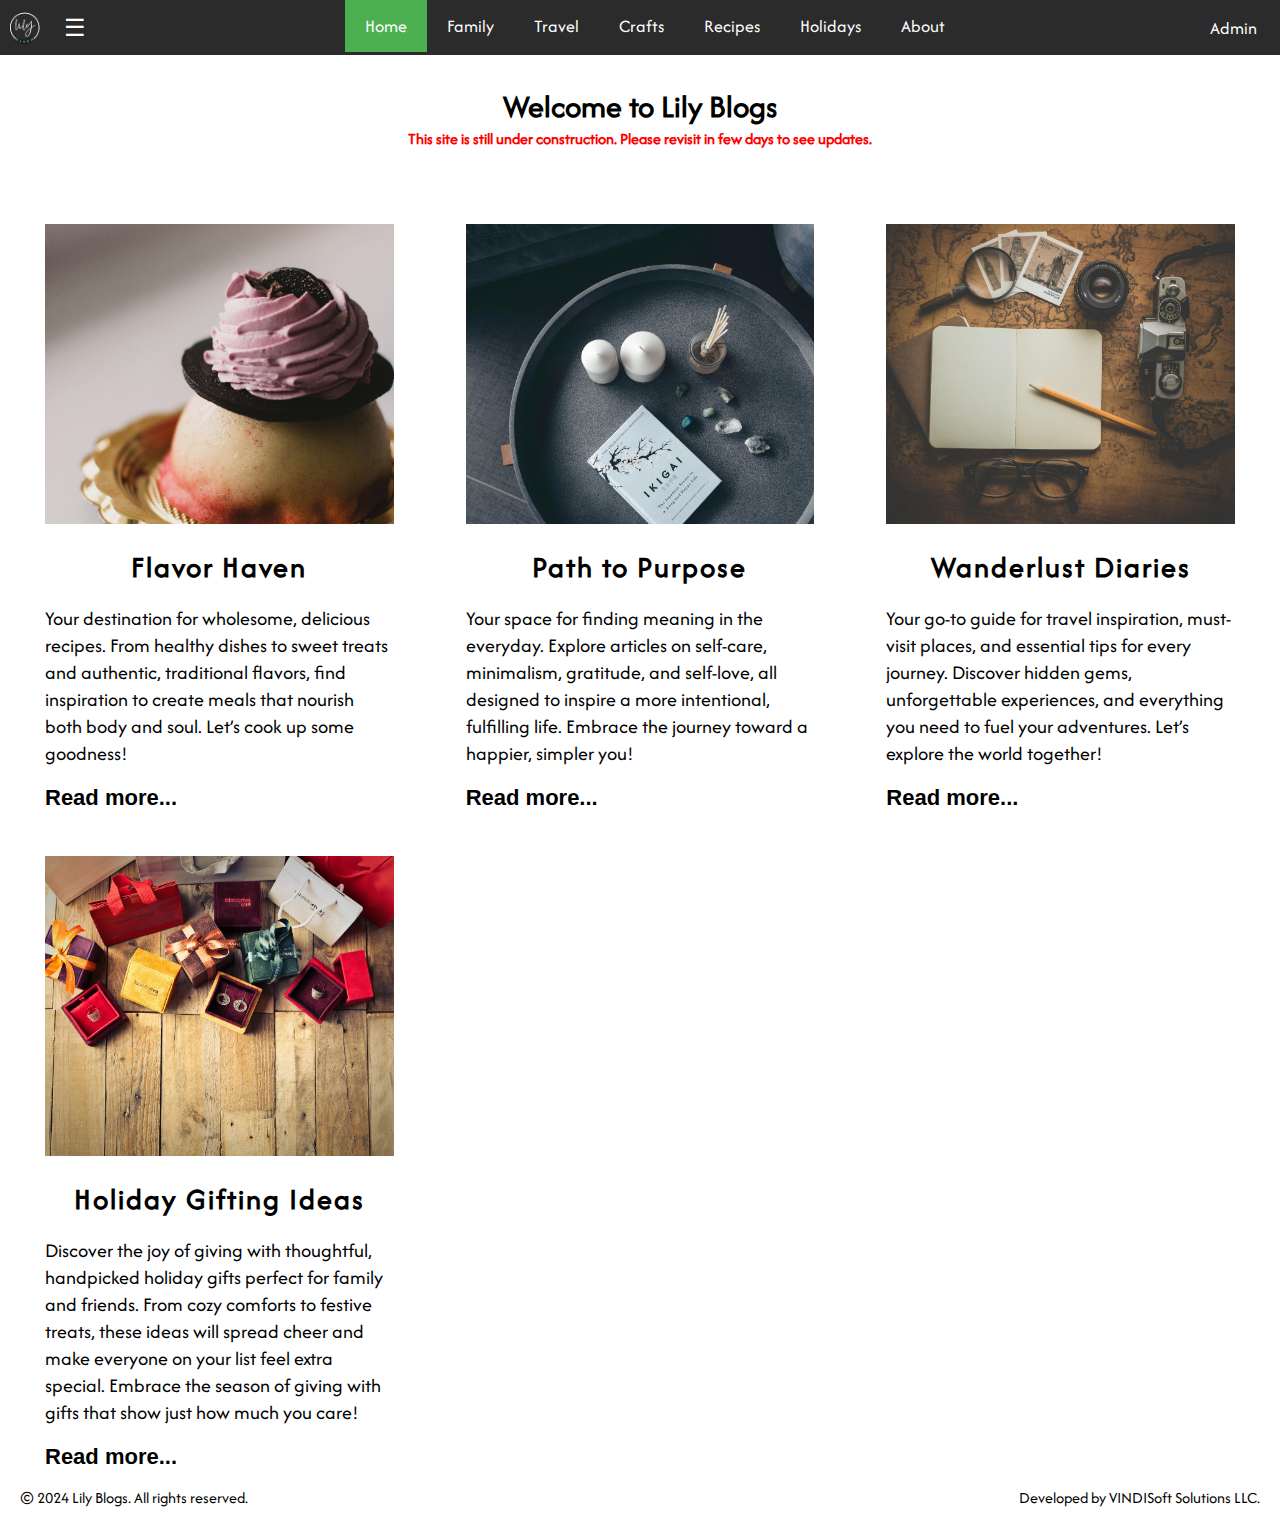
<file: index.html>
<!DOCTYPE html>
<html lang="en">

<head>
    <meta charset="UTF-8">
    <meta name="viewport" content="width=device-width, initial-scale=1.0">
    <title>Lily's </title>
    <link rel="icon" href="./assets/images/lilybloom.png" type="image/png">
    <link rel="stylesheet" href="./assets/styles/index.css">
</head>

<body>
    <header>
        <div class="header">
            <div class="left-section">
                <img height="50px" src="/assets/images/lilybloom_trans.png">
                <input type="button" class="hamburger-menu" value="&#9776;">
            </div>
            <div class="middle-section">
                <ul>
                    <li><a href="#home" class="active">Home</a></li>
                    <li><a href="#family">Family</a></li>
                    <li><a href="#travel">Travel</a></li>
                    <li><a href="#crafts">Crafts</a></li>
                    <li><a href="#recipes">Recipes</a></li>
                    <li><a href="#holidays">Holidays</a></li>
                    <li><a href="#about">About</a></li>
                </ul>
            </div>
            <div class="right-section">
                Admin
            </div>
        </div>
        <div style="text-align:center; margin:30px">
            <h1>Welcome to Lily Blogs</h1>

            <h4 style="color:red;">This site is still under construction. Please revisit in few days to see updates.
            </h4>

        </div>
    </header>
    <main class="main">
        <div class="articles-grid">
            <div class="container-grid">
                <div class="article-container">
                    <img class="article-thumbnail" src="./assets/images/recipes.jpg" alt="">
                </div>
                <div>
                    <p class="article-title">
                        Flavor Haven
                    </p>
                </div>
                <div>
                    <p class="article-desc">
                        Your destination for wholesome, delicious recipes. From healthy dishes to sweet treats and
                        authentic, traditional flavors, find inspiration to create meals that nourish both body and
                        soul. Let’s cook up some goodness!
                    </p>
                </div>
                <div class="article-link">
                    <input type="button" class="read-more" value="Read more..." </div>
                </div>
            </div>
            <div class="container-grid">
                <div class="article-container">
                    <img class="article-thumbnail" src="./assets/images/purpose.jpg" alt="">
                </div>
                <div>
                    <p class="article-title">
                        Path to Purpose
                    </p>
                </div>
                <div>
                    <p class="article-desc">
                        Your space for finding meaning in the everyday. Explore articles on self-care, minimalism,
                        gratitude, and self-love, all designed to inspire a more intentional, fulfilling life. Embrace
                        the journey
                        toward a happier, simpler you!
                    </p>
                </div>
                <div class="article-link">
                    <input type="button" class="read-more" value="Read more..." </div>
                </div>
            </div>
            <div class="container-grid">
                <div class="article-container">
                    <img class="article-thumbnail" src="./assets/images/wanderlust.jpg" alt="">
                </div>
                <div>
                    <p class="article-title">
                        Wanderlust Diaries
                    </p>
                </div>
                <div>
                    <p class="article-desc">
                        Your go-to guide for travel inspiration, must-visit places, and essential tips for every
                        journey. Discover hidden gems, unforgettable experiences, and everything you need to fuel your
                        adventures. Let’s explore the world together!
                    </p>
                </div>
                <div class="article-link">
                    <input type="button" class="read-more" value="Read more..." </div>
                </div>
            </div>
            <div class="container-grid">
                <div class="article-container">
                    <img class="article-thumbnail" src="./assets/images/holidaygift.jpg" alt="">
                </div>
                <div>
                    <p class="article-title">
                        Holiday Gifting Ideas
                    </p>
                </div>
                <div>
                    <p class="article-desc">
                        Discover the joy of giving with thoughtful, handpicked holiday gifts perfect for family and
                        friends. From cozy comforts to festive treats, these ideas will spread cheer and make everyone
                        on
                        your
                        list feel extra special. Embrace the season of giving with gifts that show just how much you
                        care!
                    </p>
                </div>
                <div class="article-link">
                    <input type="button" class="read-more" value="Read more..." </div>
                </div>
            </div>

        </div>
    </main>
    <footer class="footer">
        <div style="text-align:center">
            &#169 2024 Lily Blogs. All rights reserved.
        </div>
        <div>Developed by VINDISoft Solutions LLC.</div>
    </footer>
    <script src="./assets/scripts/index.js"></script>
</body>

</html>
</file>
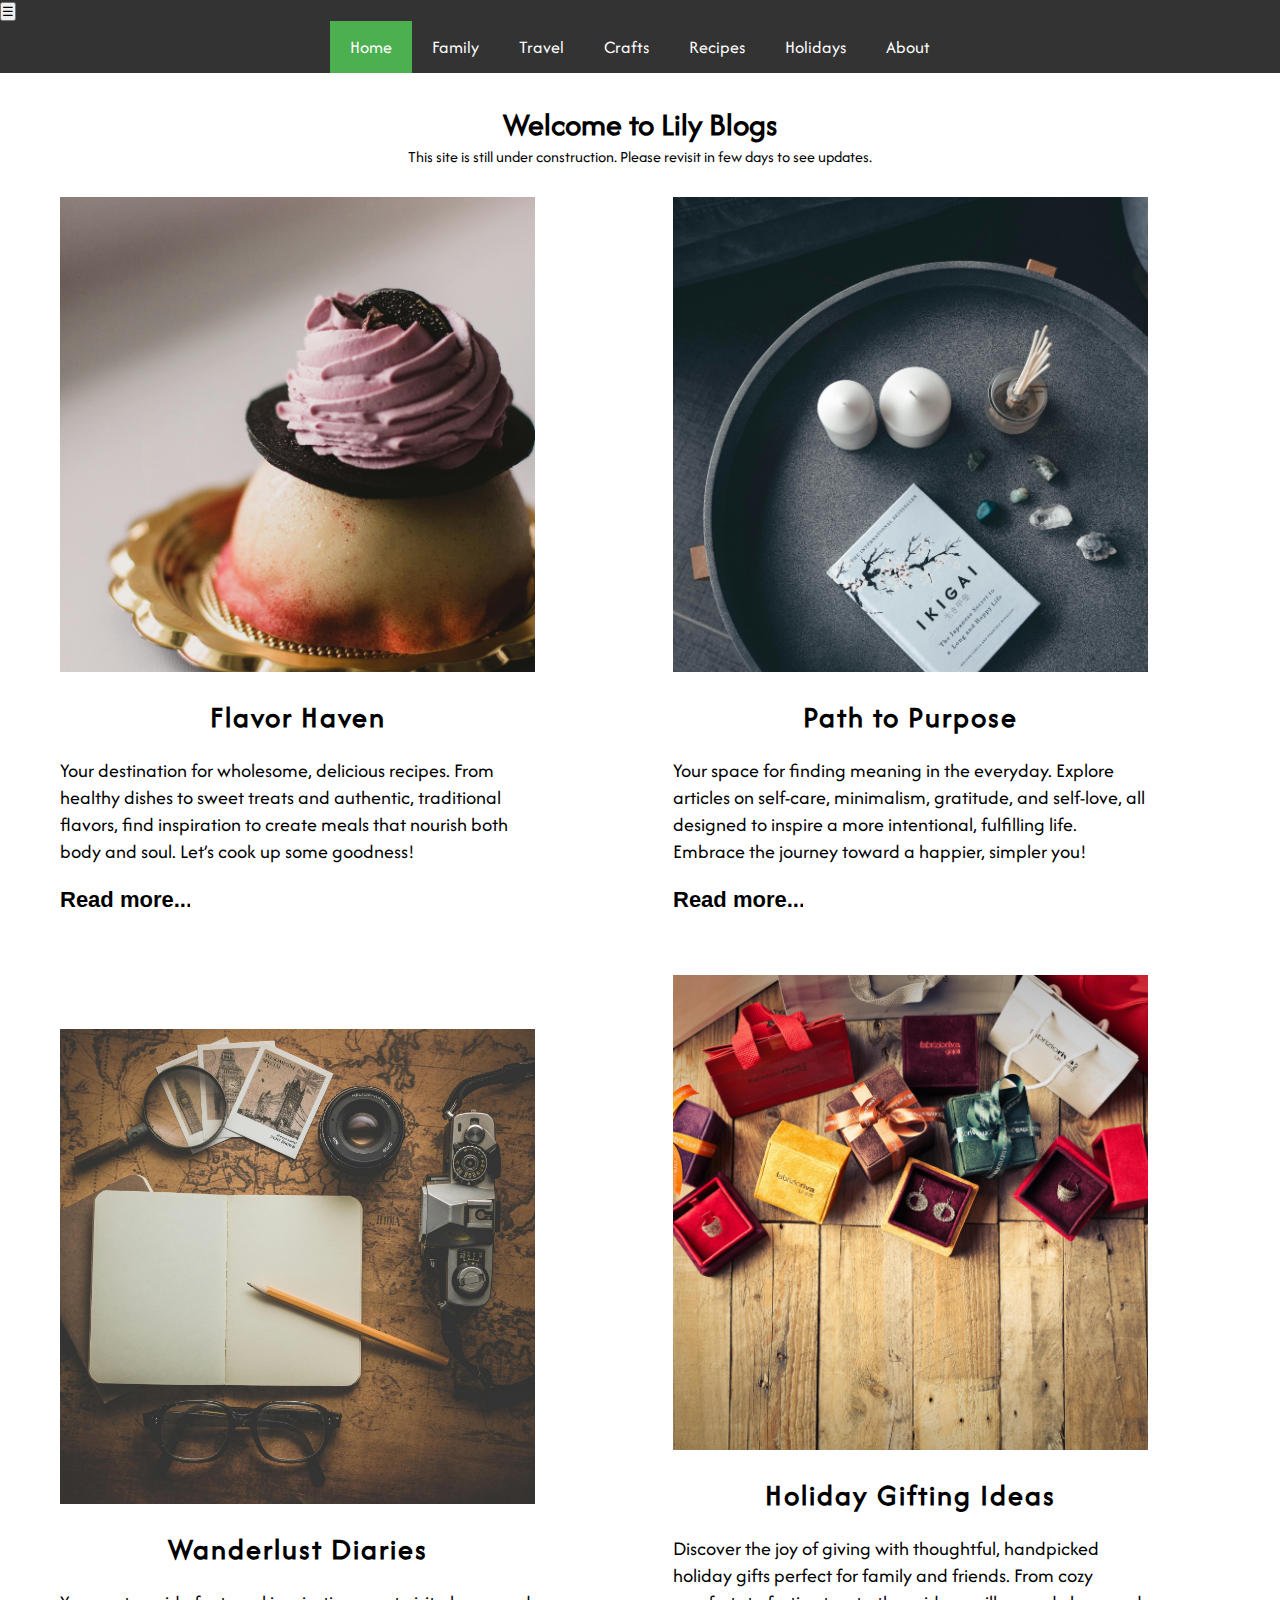
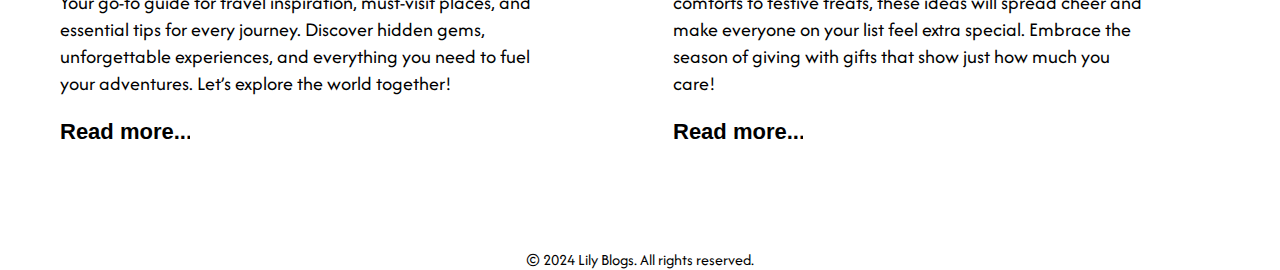
<file: index_div.html>
<!DOCTYPE html>
<html lang="en">

<head>
    <meta charset="UTF-8">
    <meta name="viewport" content="width=device-width, initial-scale=1.0">
    <title>Lily's </title>
    <link rel="icon" href="./assets/images/lilybloom.png" type="image/png">
    <link rel="stylesheet" href="./assets/styles/index_div.css">
</head>

<body>
    <header>
        <nav>
            <!-- Mobile Menu Toggle -->
            <button class="menu-toggle" onclick="toggleMenu()">&#9776;</button>

            <!-- Navbar Links -->
            <ul>
                <li><a href="#home" class="active">Home</a></li>
                <li><a href="#family">Family</a></li>
                <li><a href="#travel">Travel</a></li>
                <li><a href="#crafts">Crafts</a></li>
                <li><a href="#recipes">Recipes</a></li>
                <li><a href="#holidays">Holidays</a></li>
                <li><a href="#about">About</a></li>
            </ul>
        </nav>
        <div style="text-align:center; margin:30px">
            <h1>Welcome to Lily Blogs</h1>
            <p>This site is still under construction. Please revisit in few days to see updates.</h1>

        </div>
    </header>
    <main>
        <div class="article-container">
            <img class="article-thumbnail" src="./assets/images/recipes.jpg" alt="">
            <p class="article-title">
                Flavor Haven
            </p>
            <p class="article-desc">
                Your destination for wholesome, delicious recipes. From healthy dishes to sweet treats and authentic,
                traditional flavors, find inspiration to create meals that nourish both body and soul. Let’s cook up
                some goodness!
            </p>
            <div>
                <input type="button" class="article-link" value="Read more..." </div>
            </div>
        </div>
        <div class="article-container">
            <img class="article-thumbnail" src="./assets/images/purpose.jpg" alt="">
            <p class="article-title">
                Path to Purpose
            </p>
            <p class="article-desc">
                Your space for finding meaning in the everyday. Explore articles on self-care, minimalism, gratitude,
                and self-love, all designed to inspire a more intentional, fulfilling life. Embrace the journey toward a
                happier, simpler you!
            </p>
            <div>
                <input type="button" class="article-link" value="Read more..." </div>
            </div>
        </div>
        <div class="article-container">
            <img class="article-thumbnail" src="./assets/images/wanderlust.jpg" alt="">
            <p class="article-title">
                Wanderlust Diaries
            </p>
            <p class="article-desc">
                Your go-to guide for travel inspiration, must-visit places, and essential tips for every journey.
                Discover hidden gems, unforgettable experiences, and everything you need to fuel your adventures. Let’s
                explore the world together!
            </p>
            <div>
                <input type="button" class="article-link" value="Read more..." </div>
            </div>
        </div>
        <div class="article-container">
            <img class="article-thumbnail" src="./assets/images/holidaygift.jpg" alt="">
            <p class="article-title">
                Holiday Gifting Ideas
            </p>
            <p class="article-desc">
                Discover the joy of giving with thoughtful, handpicked holiday gifts perfect for family and friends.
                From cozy comforts to festive treats, these ideas will spread cheer and make everyone on your list feel
                extra special. Embrace the season of giving with gifts that show just how much you care!
            </p>
            <div>
                <input type="button" class="article-link" value="Read more..." </div>
            </div>
        </div>
    </main>
    <footer>
        <br>
        <br>
        <div style="text-align:center">
            &#169 2024 Lily Blogs. All rights reserved.
        </div>
        <script src="./assets/scripts/index.js"></script>
    </footer>
</body>

</html>
</file>
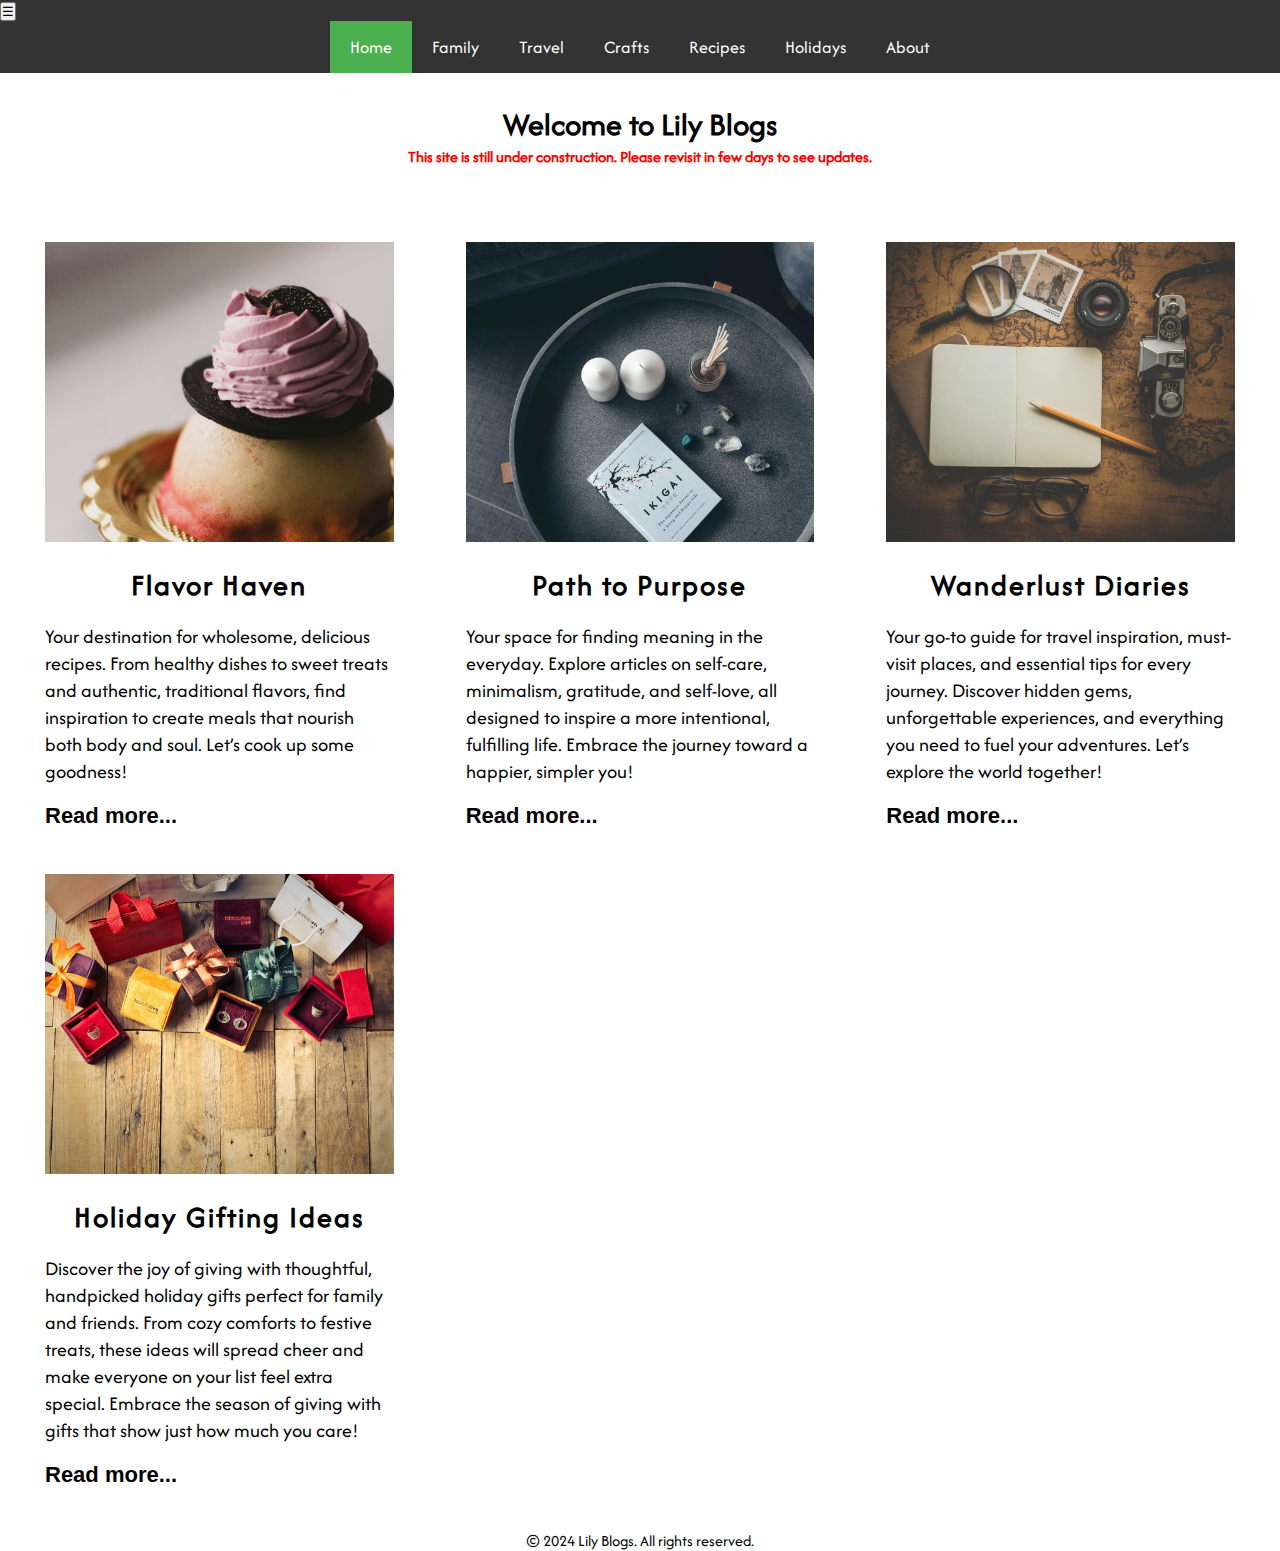
<file: index_grid.html>
<!DOCTYPE html>
<html lang="en">

<head>
    <meta charset="UTF-8">
    <meta name="viewport" content="width=device-width, initial-scale=1.0">
    <title>Lily's </title>
    <link rel="icon" href="./assets/images/lilybloom.png" type="image/png">
    <link rel="stylesheet" href="./assets/styles/index_grid.css">
</head>

<body>
    <header>
        <nav>
            <!-- Mobile Menu Toggle -->
            <button class="menu-toggle" onclick="toggleMenu()">&#9776;</button>

            <!-- Navbar Links -->
            <ul>
                <li><a href="#home" class="active">Home</a></li>
                <li><a href="#family">Family</a></li>
                <li><a href="#travel">Travel</a></li>
                <li><a href="#crafts">Crafts</a></li>
                <li><a href="#recipes">Recipes</a></li>
                <li><a href="#holidays">Holidays</a></li>
                <li><a href="#about">About</a></li>
            </ul>
        </nav>
        <div style="text-align:center; margin:30px">
            <h1>Welcome to Lily Blogs</h1>
            
            <h4 style="color:red;">This site is still under construction. Please revisit in few days to see updates.</h4>

        </div>
    </header>
    <main>
        <div class="articles-grid">
            <div class="container-grid">
                <div class="article-container">
                    <img class="article-thumbnail" src="./assets/images/recipes.jpg" alt="">
                </div>
                <div>
                    <p class="article-title">
                        Flavor Haven
                    </p>
                </div>
                <div>
                    <p class="article-desc">
                        Your destination for wholesome, delicious recipes. From healthy dishes to sweet treats and
                        authentic, traditional flavors, find inspiration to create meals that nourish both body and
                        soul. Let’s cook up some goodness!
                    </p>
                </div>
                <div class="article-link">
                    <input type="button" class="read-more" value="Read more..." </div>
                </div>
            </div>
            <div class="container-grid">
                <div class="article-container">
                    <img class="article-thumbnail" src="./assets/images/purpose.jpg" alt="">
                </div>
                <div>
                    <p class="article-title">
                        Path to Purpose
                    </p>
                </div>
                <div>
                    <p class="article-desc">
                        Your space for finding meaning in the everyday. Explore articles on self-care, minimalism,
                        gratitude, and self-love, all designed to inspire a more intentional, fulfilling life. Embrace
                        the journey
                        toward a happier, simpler you!
                    </p>
                </div>
                <div class="article-link">
                    <input type="button" class="read-more" value="Read more..." </div>
                </div>
            </div>
            <div class="container-grid">
                <div class="article-container">
                    <img class="article-thumbnail" src="./assets/images/wanderlust.jpg" alt="">
                </div>
                <div>
                    <p class="article-title">
                        Wanderlust Diaries
                    </p>
                </div>
                <div>
                    <p class="article-desc">
                        Your go-to guide for travel inspiration, must-visit places, and essential tips for every
                        journey. Discover hidden gems, unforgettable experiences, and everything you need to fuel your
                        adventures. Let’s explore the world together!
                    </p>
                </div>
                <div class="article-link">
                    <input type="button" class="read-more" value="Read more..." </div>
                </div>
            </div>
            <div class="container-grid">
                <div class="article-container">
                    <img class="article-thumbnail" src="./assets/images/holidaygift.jpg" alt="">
                </div>
                <div>
                    <p class="article-title">
                        Holiday Gifting Ideas
                    </p>
                </div>
                <div>
                    <p class="article-desc">
                        Discover the joy of giving with thoughtful, handpicked holiday gifts perfect for family and
                        friends. From cozy comforts to festive treats, these ideas will spread cheer and make everyone
                        on
                        your
                        list feel extra special. Embrace the season of giving with gifts that show just how much you
                        care!
                    </p>
                </div>
                <div class="article-link">
                    <input type="button" class="read-more" value="Read more..." </div>
                </div>
            </div>

        </div>
    </main>
    <footer>
        <br>
        <br>
        <div style="text-align:center">
            &#169 2024 Lily Blogs. All rights reserved.
        </div>
        <script src="./assets/scripts/index.js"></script>
    </footer>
</body>

</html>
</file>
<file: assets/styles/index.css>
/* Reset default styles */
 * {
     margin: 0;
     padding: 0;
     box-sizing: border-box;
 }

 /* Include the TTF font using @font-face */
 @font-face {
     font-family: 'AfacadFlux';
     src: url("../fonts/AfacadFlux.ttf");
     font-weight: normal;
     font-style: normal;
 }

 body {
     font-family: 'AfacadFlux', sans-serif;
     display: flex;
     flex-direction: column;
     min-height: 100vh;
 }

 .header {
    position:sticky;
    top: 0px;
    left: 0px;
    right: 0px;
    height: 55px;
    display: flex;
    flex-direction: row;
    justify-content: space-between;
    background-color: rgb(43, 43, 43);
 }

 .main {
    flex: 1;
 }

 .footer {
    height: 55px;
    display: flex;
    justify-content: space-between;
    align-items: center;
    margin-left: 20px;
    margin-right: 20px;
 }

 .left-section {
    width:100px;
    display: flex;
    align-items: center;
    align-items: left;
 }

 .middle-section {
    flex: 1;
    margin-left: 50px;
    margin-right: 50px;
    max-width: 300px;

 }

 .right-section {
    width: 70px;
    display: flex;
    align-items: center;
    font-size: 18px;
    height: 100%;
    color: white;
    background-color:rgb(43, 43, 43);
    border: none;
 }

 .hamburger-menu {
    font-size: 24px;
    justify-content: center;
    height: 50px;
    width: 50px;
    color: white;
    background-color:rgb(43, 43, 43);
    border: none;

 }

 .articles-grid {
    display: grid;
    grid-template-columns: repeat(3, 1fr);
    column-gap: 8vh;
    margin-left:5vh;
    margin-right:5vh
 }

 @media (min-width: 1600px) {
    .articles-grid {
        grid-template-columns: repeat(4, 1fr);
    }
 }

 @media (max-width: 1200px) {
    .articles-grid {
        grid-template-columns: repeat(2, 1fr);
    }
 }

 @media (max-width: 600px) {
    .articles-grid {
        grid-template-columns: 1fr;
    }
 }

 .container-grid {
    display: grid;
    grid-template-columns: 1fr;
    row-gap: 2vh;
    margin-top: 5vh;
 }
 .article-container {
     vertical-align: top;
 }

 .article-thumbnail {
     object-fit: cover;
     align-content: center;
     width:100%;
     height:300px;
     transition: opacity .15s;
 }

 .article-thumbnail:hover {
     opacity: .7;
     cursor: pointer;
 }

 .article-title {
     font-weight: bold;
     font-size: 30px;
     overflow: hidden;
     letter-spacing: 2px;
     text-align: center;
 }

 .article-desc {
     font-size: 20px;
     overflow: hidden;
     text-overflow: ellipsis;
 }

 .article-link {
     border: none;
     transition: box-shadow .15s;
     height: 100%;
     
 }

 .read-more {
    font-size: 22px;
    font-weight: bold;
    background-color: white;
    border: none;
 }

 .read-more:hover {
     box-shadow: 5px 5px 2px rgba(0, 0, 0, 0.15);
     cursor: pointer
 }


 /**********




 ***********/

 /* Navbar container */
 nav {
     background-color: #333;
     width: 100%;
     overflow: hidden;
 }

 /* Navbar list style */
 ul {
     list-style: none;
     padding: 0;
     margin: 0;
     display: flex;
     justify-content: center;
 }

 /* Navbar links */
 ul li {
     display: inline;
 }

 ul li a {
     display: block;
     padding: 14px 20px;
     text-decoration: none;
     color: white;
     text-align: center;
     font-size: 18px;
 }

 ul li a:hover {
     background-color: #575757;
 }

 /* Active state for the link */
 ul li a.active {
     background-color: #4CAF50;
 }

 /* Responsive: Mobile first */
 @media screen and (max-width: 768px) {
     nav {
         background-color: #333;
     }

     ul {
         flex-direction: column;
         align-items: center;
         width: 100%;
     }

     ul li a {
         padding: 12px 20px;
         width: 100%;
         text-align: left;
     }

     /* Burger icon for mobile */
     .menu-toggle {
         display: block;
         background-color: #333;
         color: white;
         padding: 10px 15px;
         border: none;
         font-size: 24px;
         cursor: pointer;
     }

     ul {
         display: none;
         /* Hide menu items by default */
         width: 100%;
     }

     ul.active {
         display: flex;
     }
 }

 /* Show menu when burger icon is clicked */
 .menu-toggle.open+ul {
     display: flex !important;
 }
</file>
<file: assets/styles/index_div.css>
/* Reset default styles */
 * {
     margin: 0;
     padding: 0;
     box-sizing: border-box;
 }

 /* Include the TTF font using @font-face */
 @font-face {
     font-family: 'AfacadFlux';
     src: url("../fonts/AfacadFlux.ttf");
     font-weight: normal;
     font-style: normal;
 }

 body {
     font-family: 'AfacadFlux', sans-serif;
 }

 .article-container {
     width: 550px;
     display: inline-block;
     margin-left: 60px;
     margin-bottom: 60px;
 }

 .article-thumbnail {
     width: 475px;
     height: 475px;
     object-fit: cover;
     align-content: center;
     transition: opacity .15s;
 }

 .article-thumbnail:hover {
     opacity: .7;
     cursor: pointer;
 }

 .article-title {
     font-weight: bold;
     font-size: 30px;
     width: 475px;
     margin-top: 20px;
     letter-spacing: 2px;
     text-align: center;
 }

 .article-desc {
     font-size: 20px;
     margin-top: 20px;
     width: 475px;
 }

 .article-link {
     font-size: 22px;
     font-weight: bold;
     margin-top: 20px;
     width: 130px;
     height: 30px;
     border: none;
     background-color: white;
     transition: box-shadow .15s;
 }

 .article-link:hover {
     box-shadow: 5px 5px 2px rgba(0, 0, 0, 0.15);
     cursor: pointer
 }

 /* Navbar container */
 nav {
     background-color: #333;
     width: 100%;
     overflow: hidden;
 }

 /* Navbar list style */
 ul {
     list-style: none;
     padding: 0;
     margin: 0;
     display: flex;
     justify-content: center;
 }

 /* Navbar links */
 ul li {
     display: inline;
 }

 ul li a {
     display: block;
     padding: 14px 20px;
     text-decoration: none;
     color: white;
     text-align: center;
     font-size: 18px;
 }

 ul li a:hover {
     background-color: #575757;
 }

 /* Active state for the link */
 ul li a.active {
     background-color: #4CAF50;
 }

 /* Responsive: Mobile first */
 @media screen and (max-width: 768px) {
     nav {
         background-color: #333;
     }

     ul {
         flex-direction: column;
         align-items: center;
         width: 100%;
     }

     ul li a {
         padding: 12px 20px;
         width: 100%;
         text-align: left;
     }

     /* Burger icon for mobile */
     .menu-toggle {
         display: block;
         background-color: #333;
         color: white;
         padding: 10px 15px;
         border: none;
         font-size: 24px;
         cursor: pointer;
     }

     ul {
         display: none;
         /* Hide menu items by default */
         width: 100%;
     }

     ul.active {
         display: flex;
     }
 }

 /* Show menu when burger icon is clicked */
 .menu-toggle.open+ul {
     display: flex !important;
 }
</file>
<file: assets/styles/index_grid.css>
/* Reset default styles */
 * {
     margin: 0;
     padding: 0;
     box-sizing: border-box;
 }

 /* Include the TTF font using @font-face */
 @font-face {
     font-family: 'AfacadFlux';
     src: url("../fonts/AfacadFlux.ttf");
     font-weight: normal;
     font-style: normal;
 }

 body {
     font-family: 'AfacadFlux', sans-serif;
 }

 .articles-grid {
    display: grid;
    grid-template-columns: repeat(3, 1fr);
    column-gap: 8vh;
    margin-left:5vh;
    margin-right:5vh
 }

 .container-grid {
    display: grid;
    grid-template-columns: 1fr;
    row-gap: 2vh;
    margin-top: 5vh;
 }
 .article-container {
     vertical-align: top;
 }

 .article-thumbnail {
     object-fit: cover;
     align-content: center;
     width:100%;
     height:300px;
     transition: opacity .15s;
 }

 .article-thumbnail:hover {
     opacity: .7;
     cursor: pointer;
 }

 .article-title {
     font-weight: bold;
     font-size: 30px;
     height:100%;
     overflow: hidden;
     letter-spacing: 2px;
     text-align: center;
 }

 .article-desc {
     font-size: 20px;
     overflow: hidden;
     height:100%;
 }

 .article-link {
     border: none;
     transition: box-shadow .15s;
     height: 100%;
     
 }

 .read-more {
    font-size: 22px;
    font-weight: bold;
    background-color: white;
    border: none;
 }

 .read-more:hover {
     box-shadow: 5px 5px 2px rgba(0, 0, 0, 0.15);
     cursor: pointer
 }


 /**********




 ***********/

 /* Navbar container */
 nav {
     background-color: #333;
     width: 100%;
     overflow: hidden;
 }

 /* Navbar list style */
 ul {
     list-style: none;
     padding: 0;
     margin: 0;
     display: flex;
     justify-content: center;
 }

 /* Navbar links */
 ul li {
     display: inline;
 }

 ul li a {
     display: block;
     padding: 14px 20px;
     text-decoration: none;
     color: white;
     text-align: center;
     font-size: 18px;
 }

 ul li a:hover {
     background-color: #575757;
 }

 /* Active state for the link */
 ul li a.active {
     background-color: #4CAF50;
 }

 /* Responsive: Mobile first */
 @media screen and (max-width: 768px) {
     nav {
         background-color: #333;
     }

     ul {
         flex-direction: column;
         align-items: center;
         width: 100%;
     }

     ul li a {
         padding: 12px 20px;
         width: 100%;
         text-align: left;
     }

     /* Burger icon for mobile */
     .menu-toggle {
         display: block;
         background-color: #333;
         color: white;
         padding: 10px 15px;
         border: none;
         font-size: 24px;
         cursor: pointer;
     }

     ul {
         display: none;
         /* Hide menu items by default */
         width: 100%;
     }

     ul.active {
         display: flex;
     }
 }

 /* Show menu when burger icon is clicked */
 .menu-toggle.open+ul {
     display: flex !important;
 }
</file>
